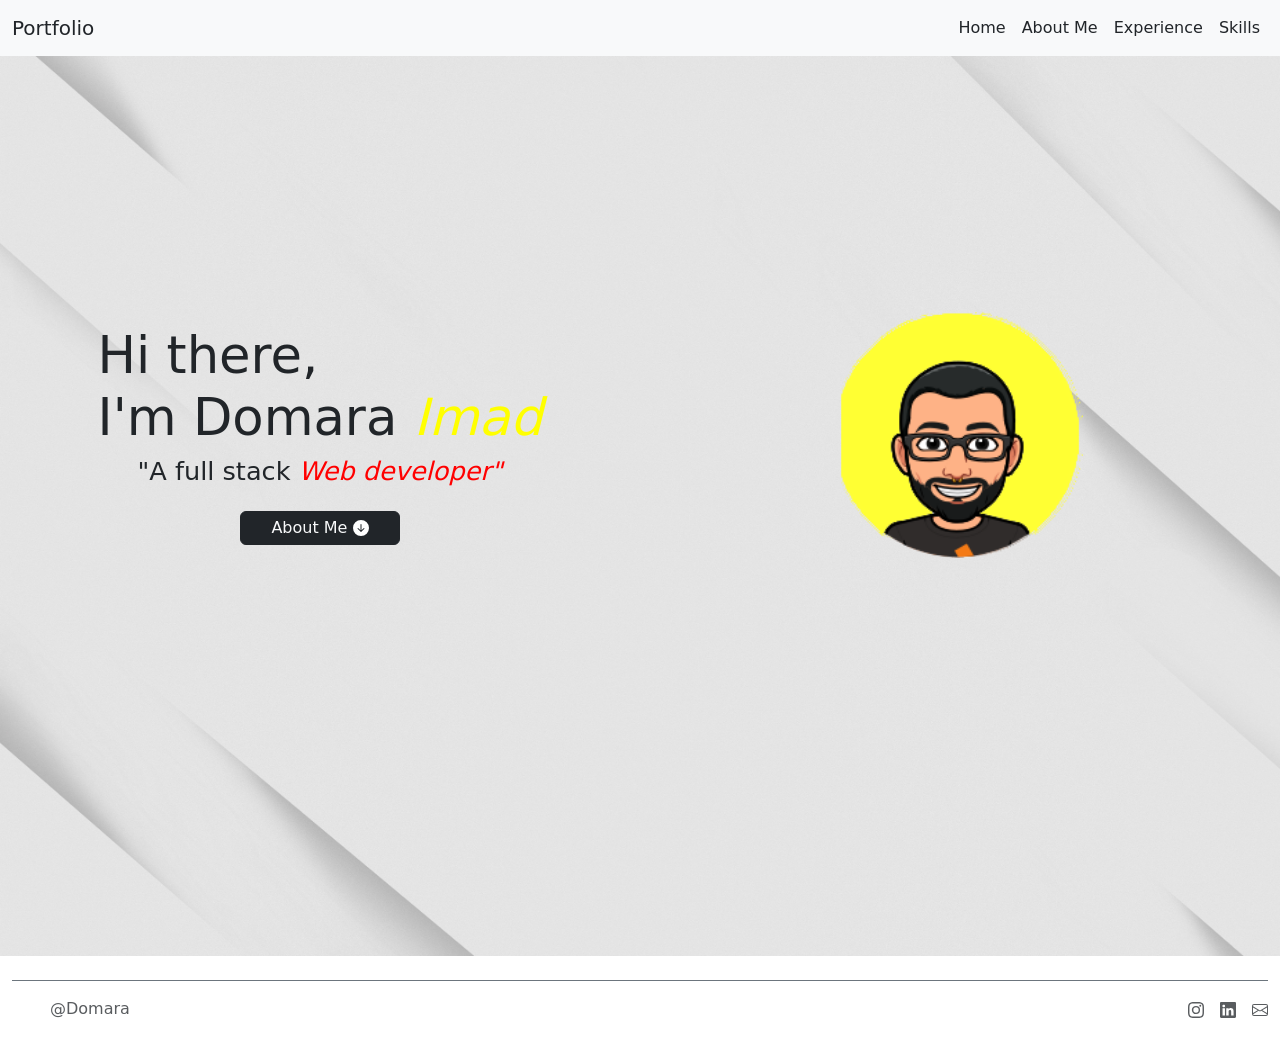
<file: index.html>
<!DOCTYPE html>
<html lang="en">
<head>
    <meta charset="UTF-8">
    <meta name="viewport" content="width=device-width, initial-scale=1.0">
    <link rel="stylesheet" href="styles.css">
    <link href="https://cdn.jsdelivr.net/npm/bootstrap@5.3.1/dist/css/bootstrap.min.css" rel="stylesheet" integrity="sha384-4bw+/aepP/YC94hEpVNVgiZdgIC5+VKNBQNGCHeKRQN+PtmoHDEXuppvnDJzQIu9" crossorigin="anonymous">
    <link rel="icon" href="./images/portfolio_bitmoji.png">
    <title>Portfolio</title>
</head>
<body >
  
    <!--navbar section-->
  <section class="nav-bar">
  <nav class="navbar navbar-expand-xl navbar-dark bg-light" aria-label="Sixth navbar example">
    <div class="container-fluid">
        <a class="navbar-brand link-dark" href="./index.html">Portfolio</a>
        <button class="navbar-toggler navbar btn-dark" type="button" data-bs-toggle="collapse" data-bs-target="#navbarsExample06" aria-controls="navbarsExample06" aria-expanded="false" aria-label="Toggle navigation">
            <span class="navbar-toggler-icon"></span>
        </button>
        <div class="collapse navbar-collapse" id="navbarsExample06">
            <ul class="navbar-nav ms-auto mb-2 mb-xl-0 ">
                <li class="nav-item">
                    <a class="nav-link active link-dark" aria-current="page" href="#">Home</a>
                </li>
                <li class="nav-item">
                    <a class="nav-link link-dark" href="./About_me.html">About Me</a>
                </li>
                <li class="nav-item">
                    <a class="nav-link link-dark" href="/Experience.html">Experience</a>
                </li>
                <li class="nav-item">
                  <a class="nav-link link-dark" href="skills.html">Skills</a>

              
            </ul>
        </div>
    </div>
</nav>

</section>

<!--main section -->

<section class="main ">
    
    <div class="container-fluid">
        <div class="row">
          <div class="c1 col-xl-6 col-sm-12 " >
            <h1 class="title">Hi there,<br>I'm Domara <span class="last-name">Imad</h1></span>
            <h2 class="personal_title">"A full stack<span class="personal_title1"> Web developer"</span></h2>
            
            <button type="button" class="btn btn-dark mt-3" style="--bs-btn-padding-y: .25rem; --bs-btn-padding-x: .5rem; --bs-btn-font-size: 1rem;">
             
                 <a href="./About_me.html" class="text-light text-decoration-none">About Me</a>
            <svg xmlns="http://www.w3.org/2000/svg" width="16" height="16" fill="currentColor" class="bi bi-arrow-down-circle-fill" viewBox="0 0 16 16">
                <path d="M16 8A8 8 0 1 1 0 8a8 8 0 0 1 16 0zM8.5 4.5a.5.5 0 0 0-1 0v5.793L5.354 8.146a.5.5 0 1 0-.708.708l3 3a.5.5 0 0 0 .708 0l3-3a.5.5 0 0 0-.708-.708L8.5 10.293V4.5z"/>
            </svg>
            </button>
           
            </div>
          
          <div class="c2 col-xl-6 col-sm-12" >
            <img src="./images/portfolio_bitmoji.png"  class="img-fluid mt-0"  alt="portfolio1" width="40%" height="ms-auto">
           
        </div>
      </div>
    </div>
</section>

<!--footer section-->



<footer>
  <div class="container-fluid">
      <footer class="d-flex flex-wrap justify-content-between align-items-center py-3 my-4 border-top border-secondary">
        <div class="col-md-4 d-flex align-items-center">
          <a href="/" class="mb-3 me-2 mb-md-0 text-body-secondary text-decoration-none lh-1">
            <svg class="bi" width="30" height="24"><use xlink:href="#bootstrap"></use></svg>
          </a>
          <span class="mb-3 mb-md-0 text-body-secondary">@Domara</span>
        </div>
        <!--twitter icon-->
        <div class="col-md-4 d-flex justify-content-end">
        <ul class="nav col-md-4 justify-content-end list-unstyled d-flex text-dark">
        

          <!--instagram icon-->
          <li class="ms-3"><a class="text-body-secondary" href="https://www.instagram.com/domara32/"><svg xmlns="http://www.w3.org/2000/svg" width="16" height="16" fill="currentColor" class="bi bi-instagram" viewBox="0 0 16 16">
              <path d="M8 0C5.829 0 5.556.01 4.703.048 3.85.088 3.269.222 2.76.42a3.917 3.917 0 0 0-1.417.923A3.927 3.927 0 0 0 .42 2.76C.222 3.268.087 3.85.048 4.7.01 5.555 0 5.827 0 8.001c0 2.172.01 2.444.048 3.297.04.852.174 1.433.372 1.942.205.526.478.972.923 1.417.444.445.89.719 1.416.923.51.198 1.09.333 1.942.372C5.555 15.99 5.827 16 8 16s2.444-.01 3.298-.048c.851-.04 1.434-.174 1.943-.372a3.916 3.916 0 0 0 1.416-.923c.445-.445.718-.891.923-1.417.197-.509.332-1.09.372-1.942C15.99 10.445 16 10.173 16 8s-.01-2.445-.048-3.299c-.04-.851-.175-1.433-.372-1.941a3.926 3.926 0 0 0-.923-1.417A3.911 3.911 0 0 0 13.24.42c-.51-.198-1.092-.333-1.943-.372C10.443.01 10.172 0 7.998 0h.003zm-.717 1.442h.718c2.136 0 2.389.007 3.232.046.78.035 1.204.166 1.486.275.373.145.64.319.92.599.28.28.453.546.598.92.11.281.24.705.275 1.485.039.843.047 1.096.047 3.231s-.008 2.389-.047 3.232c-.035.78-.166 1.203-.275 1.485a2.47 2.47 0 0 1-.599.919c-.28.28-.546.453-.92.598-.28.11-.704.24-1.485.276-.843.038-1.096.047-3.232.047s-2.39-.009-3.233-.047c-.78-.036-1.203-.166-1.485-.276a2.478 2.478 0 0 1-.92-.598 2.48 2.48 0 0 1-.6-.92c-.109-.281-.24-.705-.275-1.485-.038-.843-.046-1.096-.046-3.233 0-2.136.008-2.388.046-3.231.036-.78.166-1.204.276-1.486.145-.373.319-.64.599-.92.28-.28.546-.453.92-.598.282-.11.705-.24 1.485-.276.738-.034 1.024-.044 2.515-.045v.002zm4.988 1.328a.96.96 0 1 0 0 1.92.96.96 0 0 0 0-1.92zm-4.27 1.122a4.109 4.109 0 1 0 0 8.217 4.109 4.109 0 0 0 0-8.217zm0 1.441a2.667 2.667 0 1 1 0 5.334 2.667 2.667 0 0 1 0-5.334z"/>
            </svg><use xlink:href="#instagram"></use></svg></a></li>

              <!--linkedin icon-->
              <li class="ms-3"><a class="text-body-secondary" href="https://www.linkedin.com/in/domara-imad-04531b218/"><svg xmlns="http://www.w3.org/2000/svg" width="16" height="16" fill="currentColor" class="bi bi-linkedin" viewBox="0 0 16 16">
                  <path d="M0 1.146C0 .513.526 0 1.175 0h13.65C15.474 0 16 .513 16 1.146v13.708c0 .633-.526 1.146-1.175 1.146H1.175C.526 16 0 15.487 0 14.854V1.146zm4.943 12.248V6.169H2.542v7.225h2.401zm-1.2-8.212c.837 0 1.358-.554 1.358-1.248-.015-.709-.52-1.248-1.342-1.248-.822 0-1.359.54-1.359 1.248 0 .694.521 1.248 1.327 1.248h.016zm4.908 8.212V9.359c0-.216.016-.432.08-.586.173-.431.568-.878 1.232-.878.869 0 1.216.662 1.216 1.634v3.865h2.401V9.25c0-2.22-1.184-3.252-2.764-3.252-1.274 0-1.845.7-2.165 1.193v.025h-.016a5.54 5.54 0 0 1 .016-.025V6.169h-2.4c.03.678 0 7.225 0 7.225h2.4z"/>
                </svg><use xlink:href="#linkedin"></use></svg></a></li>
              


              <!--email icon-->
              <li class="ms-3"><a class="text-body-secondary" href="mailto:domara.best@gmail.com"><svg xmlns="http://www.w3.org/2000/svg" width="16" height="16" fill="currentColor" class="bi bi-envelope" viewBox="0 0 16 16">
                <path d="M0 4a2 2 0 0 1 2-2h12a2 2 0 0 1 2 2v8a2 2 0 0 1-2 2H2a2 2 0 0 1-2-2V4Zm2-1a1 1 0 0 0-1 1v.217l7 4.2 7-4.2V4a1 1 0 0 0-1-1H2Zm13 2.383-4.708 2.825L15 11.105V5.383Zm-.034 6.876-5.64-3.471L8 9.583l-1.326-.795-5.64 3.47A1 1 0 0 0 2 13h12a1 1 0 0 0 .966-.741ZM1 11.105l4.708-2.897L1 5.383v5.722Z"/>
              </svg><use xlink:href="#linkedin"></use></svg></a></li>
                
        </ul>
        </div>
    
    </div>
  </footer>
    <script src="https://cdn.jsdelivr.net/npm/bootstrap@5.3.1/dist/js/bootstrap.bundle.min.js" integrity="sha384-HwwvtgBNo3bZJJLYd8oVXjrBZt8cqVSpeBNS5n7C8IVInixGAoxmnlMuBnhbgrkm" crossorigin="anonymous"></script>
</body>
</html>
</file>
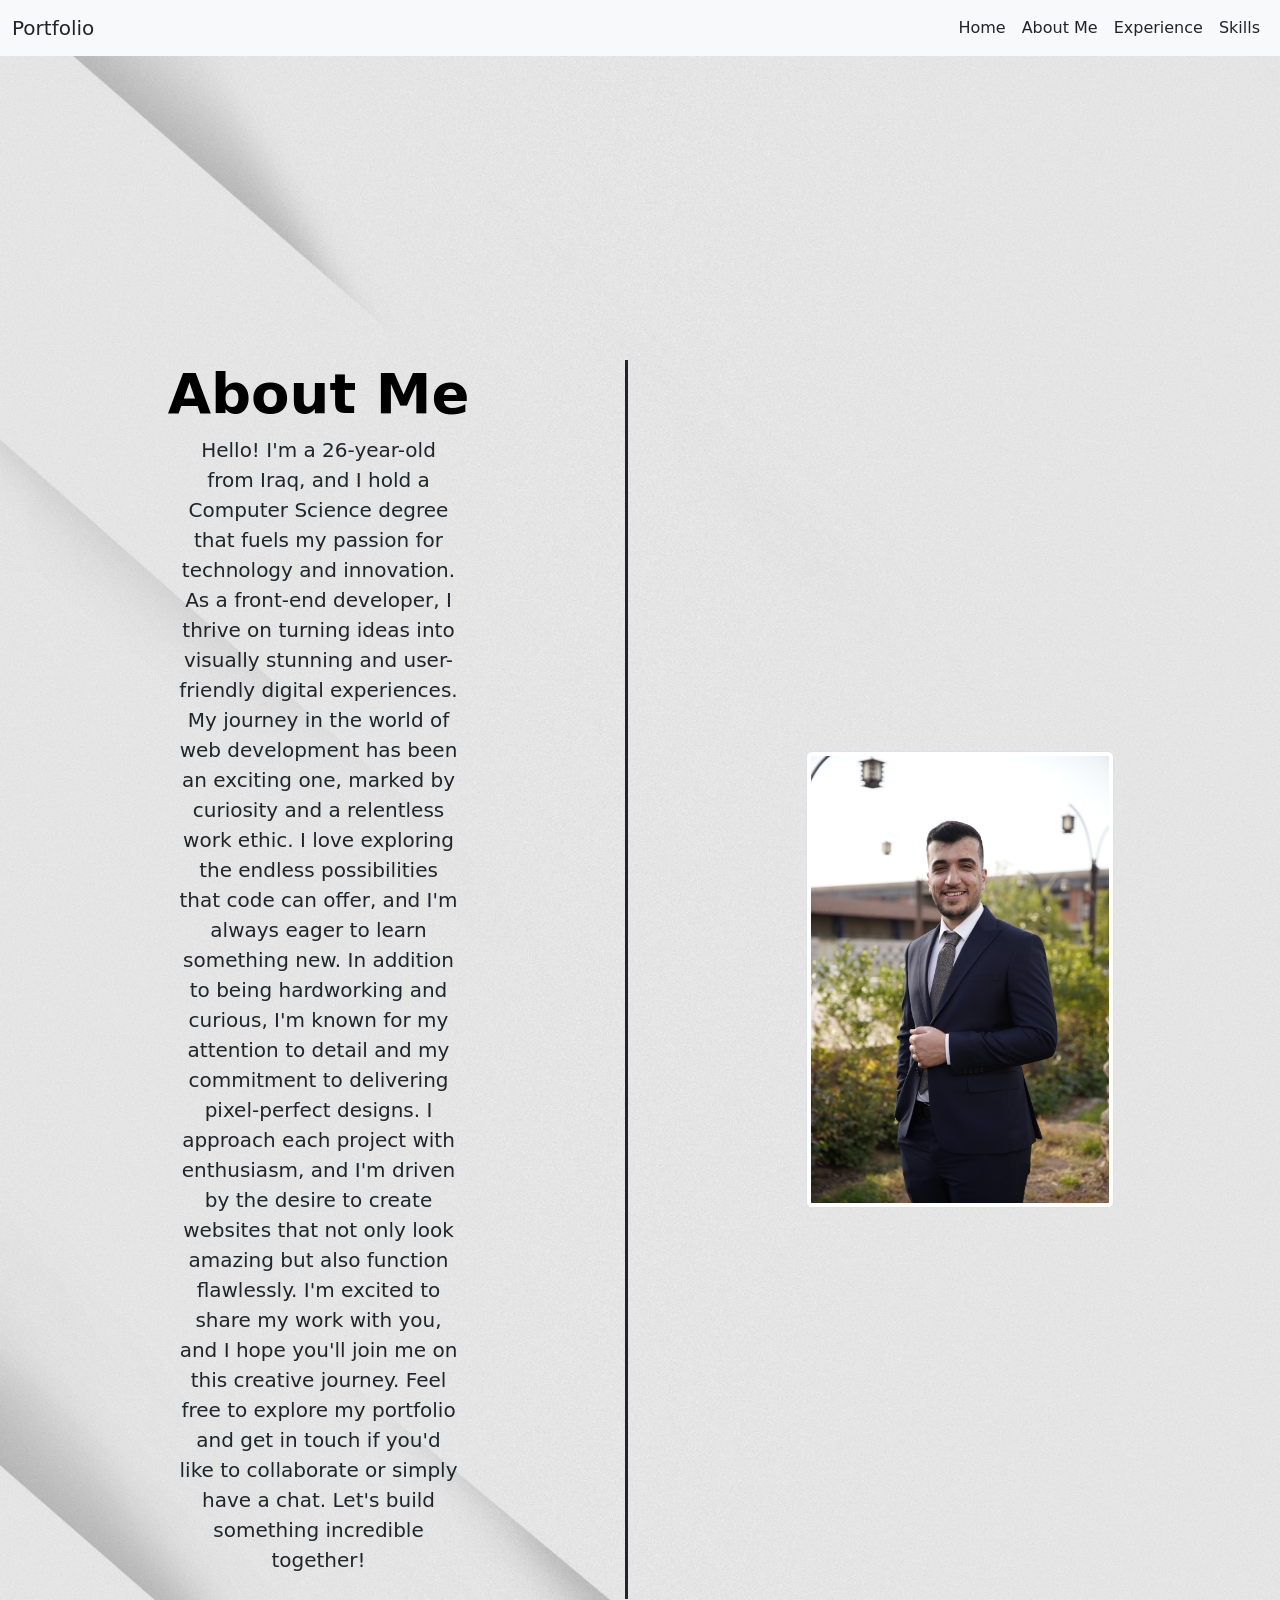
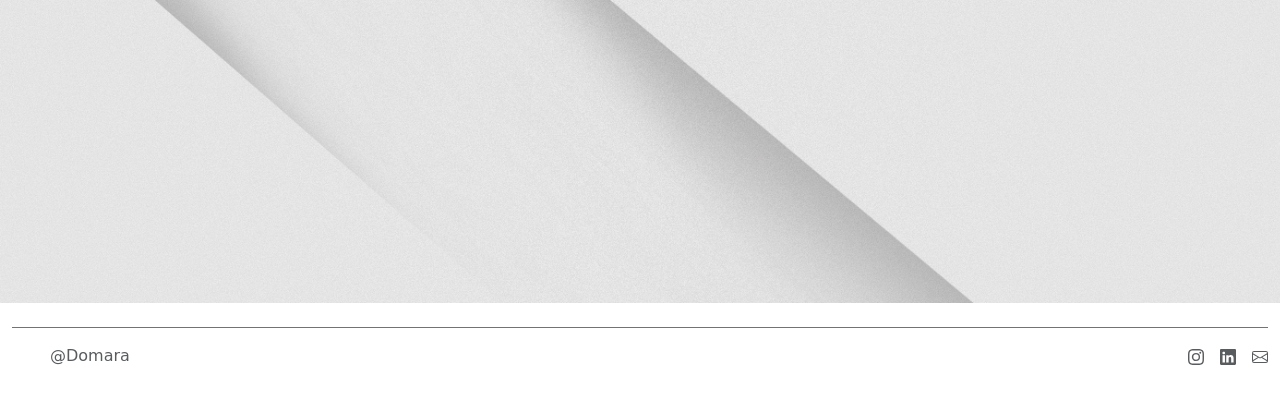
<file: About_me.html>
<!DOCTYPE html>
<html lang="en">
<head>
    <meta charset="UTF-8">
    <meta name="viewport" content="width=device-width, initial-scale=1.0">
    <link rel="stylesheet" href="styles.css">
    <link href="https://cdn.jsdelivr.net/npm/bootstrap@5.3.1/dist/css/bootstrap.min.css" rel="stylesheet" integrity="sha384-4bw+/aepP/YC94hEpVNVgiZdgIC5+VKNBQNGCHeKRQN+PtmoHDEXuppvnDJzQIu9" crossorigin="anonymous">
    <link rel="icon" href="./images/portfolio_bitmoji.png">
    <title>Portfolio</title>
</head>


<body>
        <!--navbar section-->
  <section class="nav-bar">
    <nav class="navbar navbar-expand-xl navbar-dark bg-light" aria-label="Sixth navbar example">
      <div class="container-fluid">
          <a class="navbar-brand link-dark" href="./index.html">Portfolio</a>
          <button class="navbar-toggler navbar btn-dark" type="button" data-bs-toggle="collapse" data-bs-target="#navbarsExample06" aria-controls="navbarsExample06" aria-expanded="false" aria-label="Toggle navigation">
              <span class="navbar-toggler-icon"></span>
          </button>
          <div class="collapse navbar-collapse" id="navbarsExample06">
              <ul class="navbar-nav ms-auto mb-2 mb-xl-0 ">
                  <li class="nav-item">
                      <a class="nav-link active link-dark" aria-current="page" href="index.html">Home</a>
                  </li>
                  <li class="nav-item">
                      <a class="nav-link link-dark" href="About_me.html">About Me</a>
                  </li>
                  <li class="nav-item">
                      <a class="nav-link link-dark" href="./Experience.html">Experience</a>
                  </li>
                
                  <li class="nav-item">
                    <a class="nav-link link-dark" href="skills.html">Skills</a>


                 
              </ul>
          </div>
      </div>
  </nav>
</section>



<section  class="About_me_main">
  <!--About me desc-->
  <div class="container-fluid text-center">
    <div class="row">
    
  <div class="col1 col-sm-12 col-lg-6 col-xl-6">

<div class="txt px-4 `pt-5 my-5 text-center border-end border-dark border-3">
  <h1 class="display-4 fw-bold text-body-emphasis">About Me</h1>
  <div class="col-lg-6 mx-auto">
    <p class="lead mb-4">Hello! I'm a 26-year-old from Iraq, and I hold a Computer Science degree that fuels my passion for technology and innovation. As a front-end developer, I thrive on turning ideas into visually stunning and user-friendly digital experiences.

      My journey in the world of web development has been an exciting one, marked by curiosity and a relentless work ethic. I love exploring the endless possibilities that code can offer, and I'm always eager to learn something new.
      
      In addition to being hardworking and curious, I'm known for my attention to detail and my commitment to delivering pixel-perfect designs. I approach each project with enthusiasm, and I'm driven by the desire to create websites that not only look amazing but also function flawlessly.
      I'm excited to share my work with you, and I hope you'll join me on this creative journey. Feel free to explore my portfolio and get in touch if you'd like to collaborate or simply have a chat. Let's build something incredible together!</p>
 
  </div>

</div>

   </div>

<!--second column-->
   <div class="col2 col-sm-12 col-lg-6 col-xl-6">
  <img src="./images/pic2.JPG" class="img-fluid img-thumbnail" alt="Responsive image" width="50%" height="ms-auto">
</div>
    </div>
  </div>
</section>



<footer>
    <div class="container-fluid">
        <footer class="d-flex flex-wrap justify-content-between align-items-center py-3 my-4 border-top border-secondary">
          <div class="col-md-4 d-flex align-items-center">
            <a href="/" class="mb-3 me-2 mb-md-0 text-body-secondary text-decoration-none lh-1">
              <svg class="bi" width="30" height="24"><use xlink:href="#bootstrap"></use></svg>
            </a>
            <span class="mb-3 mb-md-0 text-body-secondary">@Domara</span>
          </div>
          <!--twitter icon-->
          <div class="col-md-4 d-flex justify-content-end">
          <ul class="nav col-md-4 justify-content-end list-unstyled d-flex text-dark">
          

            <!--instagram icon-->
            <li class="ms-3"><a class="text-body-secondary" href="https://www.instagram.com/domara32/"><svg xmlns="http://www.w3.org/2000/svg" width="16" height="16" fill="currentColor" class="bi bi-instagram" viewBox="0 0 16 16">
                <path d="M8 0C5.829 0 5.556.01 4.703.048 3.85.088 3.269.222 2.76.42a3.917 3.917 0 0 0-1.417.923A3.927 3.927 0 0 0 .42 2.76C.222 3.268.087 3.85.048 4.7.01 5.555 0 5.827 0 8.001c0 2.172.01 2.444.048 3.297.04.852.174 1.433.372 1.942.205.526.478.972.923 1.417.444.445.89.719 1.416.923.51.198 1.09.333 1.942.372C5.555 15.99 5.827 16 8 16s2.444-.01 3.298-.048c.851-.04 1.434-.174 1.943-.372a3.916 3.916 0 0 0 1.416-.923c.445-.445.718-.891.923-1.417.197-.509.332-1.09.372-1.942C15.99 10.445 16 10.173 16 8s-.01-2.445-.048-3.299c-.04-.851-.175-1.433-.372-1.941a3.926 3.926 0 0 0-.923-1.417A3.911 3.911 0 0 0 13.24.42c-.51-.198-1.092-.333-1.943-.372C10.443.01 10.172 0 7.998 0h.003zm-.717 1.442h.718c2.136 0 2.389.007 3.232.046.78.035 1.204.166 1.486.275.373.145.64.319.92.599.28.28.453.546.598.92.11.281.24.705.275 1.485.039.843.047 1.096.047 3.231s-.008 2.389-.047 3.232c-.035.78-.166 1.203-.275 1.485a2.47 2.47 0 0 1-.599.919c-.28.28-.546.453-.92.598-.28.11-.704.24-1.485.276-.843.038-1.096.047-3.232.047s-2.39-.009-3.233-.047c-.78-.036-1.203-.166-1.485-.276a2.478 2.478 0 0 1-.92-.598 2.48 2.48 0 0 1-.6-.92c-.109-.281-.24-.705-.275-1.485-.038-.843-.046-1.096-.046-3.233 0-2.136.008-2.388.046-3.231.036-.78.166-1.204.276-1.486.145-.373.319-.64.599-.92.28-.28.546-.453.92-.598.282-.11.705-.24 1.485-.276.738-.034 1.024-.044 2.515-.045v.002zm4.988 1.328a.96.96 0 1 0 0 1.92.96.96 0 0 0 0-1.92zm-4.27 1.122a4.109 4.109 0 1 0 0 8.217 4.109 4.109 0 0 0 0-8.217zm0 1.441a2.667 2.667 0 1 1 0 5.334 2.667 2.667 0 0 1 0-5.334z"/>
              </svg><use xlink:href="#instagram"></use></svg></a></li>

                <!--linkedin icon-->
                <li class="ms-3"><a class="text-body-secondary" href="https://www.linkedin.com/in/domara-imad-04531b218/"><svg xmlns="http://www.w3.org/2000/svg" width="16" height="16" fill="currentColor" class="bi bi-linkedin" viewBox="0 0 16 16">
                    <path d="M0 1.146C0 .513.526 0 1.175 0h13.65C15.474 0 16 .513 16 1.146v13.708c0 .633-.526 1.146-1.175 1.146H1.175C.526 16 0 15.487 0 14.854V1.146zm4.943 12.248V6.169H2.542v7.225h2.401zm-1.2-8.212c.837 0 1.358-.554 1.358-1.248-.015-.709-.52-1.248-1.342-1.248-.822 0-1.359.54-1.359 1.248 0 .694.521 1.248 1.327 1.248h.016zm4.908 8.212V9.359c0-.216.016-.432.08-.586.173-.431.568-.878 1.232-.878.869 0 1.216.662 1.216 1.634v3.865h2.401V9.25c0-2.22-1.184-3.252-2.764-3.252-1.274 0-1.845.7-2.165 1.193v.025h-.016a5.54 5.54 0 0 1 .016-.025V6.169h-2.4c.03.678 0 7.225 0 7.225h2.4z"/>
                  </svg><use xlink:href="#linkedin"></use></svg></a></li>
                


                <!--email icon-->
                <li class="ms-3"><a class="text-body-secondary" href="mailto:domara.best@gmail.com"><svg xmlns="http://www.w3.org/2000/svg" width="16" height="16" fill="currentColor" class="bi bi-envelope" viewBox="0 0 16 16">
                  <path d="M0 4a2 2 0 0 1 2-2h12a2 2 0 0 1 2 2v8a2 2 0 0 1-2 2H2a2 2 0 0 1-2-2V4Zm2-1a1 1 0 0 0-1 1v.217l7 4.2 7-4.2V4a1 1 0 0 0-1-1H2Zm13 2.383-4.708 2.825L15 11.105V5.383Zm-.034 6.876-5.64-3.471L8 9.583l-1.326-.795-5.64 3.47A1 1 0 0 0 2 13h12a1 1 0 0 0 .966-.741ZM1 11.105l4.708-2.897L1 5.383v5.722Z"/>
                </svg><use xlink:href="#linkedin"></use></svg></a></li>
                  
          </ul>
          </div>
      
      </div>
    </footer>
    <script src="https://cdn.jsdelivr.net/npm/bootstrap@5.3.1/dist/js/bootstrap.bundle.min.js" integrity="sha384-HwwvtgBNo3bZJJLYd8oVXjrBZt8cqVSpeBNS5n7C8IVInixGAoxmnlMuBnhbgrkm" crossorigin="anonymous"></script>   
</body>
</html>
</file>
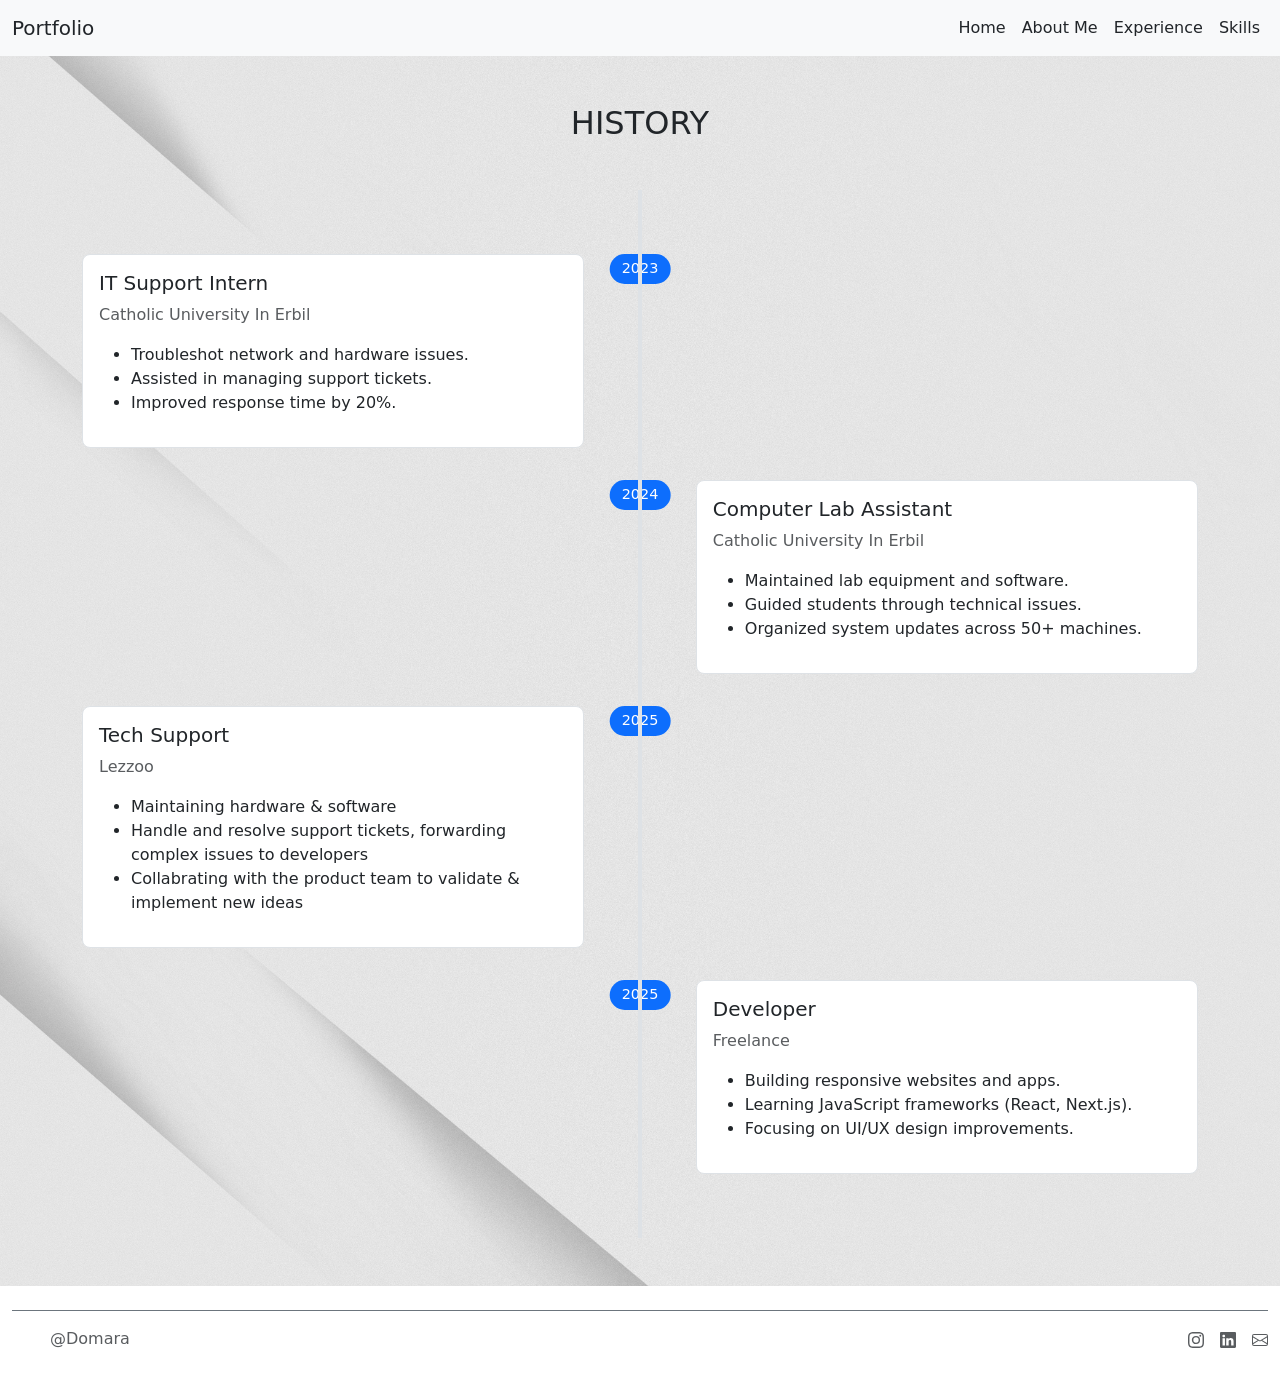
<file: Experience.html>
<!DOCTYPE html>
<html lang="en">
<head>
    <meta charset="UTF-8">
    <meta name="viewport" content="width=device-width, initial-scale=1.0">
    <link rel="stylesheet" href="./styles.css">
    <link href="https://cdn.jsdelivr.net/npm/bootstrap@5.3.1/dist/css/bootstrap.min.css" rel="stylesheet" integrity="sha384-4bw+/aepP/YC94hEpVNVgiZdgIC5+VKNBQNGCHeKRQN+PtmoHDEXuppvnDJzQIu9" crossorigin="anonymous">
    <link rel="icon" href="./images/portfolio_bitmoji.png">
    <title>Experience</title>
</head>
<body>
    

    <!--Navbar Section-->
    <section class="nav-bar">
        <nav class="navbar navbar-expand-xl navbar-dark bg-light" aria-label="Sixth navbar example">
          <div class="container-fluid">
              <a class="navbar-brand link-dark" href="./index.html">Portfolio</a>
              <button class="navbar-toggler navbar btn-dark" type="button" data-bs-toggle="collapse" data-bs-target="#navbarsExample06" aria-controls="navbarsExample06" aria-expanded="false" aria-label="Toggle navigation">
                  <span class="navbar-toggler-icon"></span>
              </button>
              <div class="collapse navbar-collapse" id="navbarsExample06">
                  <ul class="navbar-nav ms-auto mb-2 mb-xl-0 ">
                      <li class="nav-item">
                          <a class="nav-link active link-dark" aria-current="page" href="./index.html">Home</a>
                      </li>
                      <li class="nav-item">
                          <a class="nav-link link-dark" href="./About_me.html">About Me</a>
                      </li>
                      <li class="nav-item">
                          <a class="nav-link link-dark" href="./Experience.html">Experience</a>
                      </li>
                      <li class="nav-item">
                        <a class="nav-link link-dark" href="skills.html">Skills</a>
      
                      
                  </ul>
              </div>
          </div>
      </nav>
      
      </section>


<!--main part seciton-->
<section class="main-part min-vh-100">


    <div class="container py-5">
    <h2 class="text-center mb-5">HISTORY</h2>

    <div class="timeline">
      <!-- Item 1 -->
      <div class="timeline-item">
        <div class="timeline-date">2023</div>
        <div class="timeline-item-left">
          <h5>IT Support Intern</h5>
          <p class="text-muted">Catholic University In Erbil</p>
          <ul>
            <li>Troubleshot network and hardware issues.</li>
            <li>Assisted in managing support tickets.</li>
            <li>Improved response time by 20%.</li>
          </ul>
        </div>
      </div>
  
      <!-- Item 2 -->
      <div class="timeline-item">
        <div class="timeline-date">2024</div>
        <div class="timeline-item-right">
          <h5>Computer Lab Assistant</h5>
          <p class="text-muted">Catholic University In Erbil</p>
          <ul>
            <li>Maintained lab equipment and software.</li>
            <li>Guided students through technical issues.</li>
            <li>Organized system updates across 50+ machines.</li>
          </ul>
        </div>
      </div>
  
      <!-- Item 3 -->
      <div class="timeline-item">
        <div class="timeline-date">2025</div>
        <div class="timeline-item-left">
          <h5>Tech Support</h5>
          <p class="text-muted">Lezzoo</p>
          <ul>
            <li>Maintaining hardware & software</li>
            <li>Handle and resolve support tickets, forwarding complex issues to developers</li>
            <li>Collabrating with the product team to validate & implement new ideas</li>
          </ul>
        </div>
      </div>
  
      <!--item 4-->
    <div class="timeline-item">
        <div class="timeline-date">2025</div>
        <div class="timeline-item-right">
          <h5>Developer</h5>
          <p class="text-muted">Freelance</p>
          <ul>
            <li>Building responsive websites and apps.</li>
            <li>Learning JavaScript frameworks (React, Next.js).</li>
            <li>Focusing on UI/UX design improvements.</li>
          </ul>
        </div>
      </div>
    </div>
  </div>

</div>    
</section>




<!--footer-->
<footer>
    <div class="container-fluid">
        <footer class="d-flex flex-wrap justify-content-between align-items-center py-3 my-4 border-top border-secondary">
          <div class="col-md-4 d-flex align-items-center">
            <a href="/" class="mb-3 me-2 mb-md-0 text-body-secondary text-decoration-none lh-1">
              <svg class="bi" width="30" height="24"><use xlink:href="#bootstrap"></use></svg>
            </a>
            <span class="mb-3 mb-md-0 text-body-secondary">@Domara</span>
          </div>
          <!--twitter icon-->
          <div class="col-md-4 d-flex justify-content-end">
          <ul class="nav col-md-4 justify-content-end list-unstyled d-flex text-dark">
          
  
            <!--instagram icon-->
            <li class="ms-3"><a class="text-body-secondary" href="https://www.instagram.com/domara32/"><svg xmlns="http://www.w3.org/2000/svg" width="16" height="16" fill="currentColor" class="bi bi-instagram" viewBox="0 0 16 16">
                <path d="M8 0C5.829 0 5.556.01 4.703.048 3.85.088 3.269.222 2.76.42a3.917 3.917 0 0 0-1.417.923A3.927 3.927 0 0 0 .42 2.76C.222 3.268.087 3.85.048 4.7.01 5.555 0 5.827 0 8.001c0 2.172.01 2.444.048 3.297.04.852.174 1.433.372 1.942.205.526.478.972.923 1.417.444.445.89.719 1.416.923.51.198 1.09.333 1.942.372C5.555 15.99 5.827 16 8 16s2.444-.01 3.298-.048c.851-.04 1.434-.174 1.943-.372a3.916 3.916 0 0 0 1.416-.923c.445-.445.718-.891.923-1.417.197-.509.332-1.09.372-1.942C15.99 10.445 16 10.173 16 8s-.01-2.445-.048-3.299c-.04-.851-.175-1.433-.372-1.941a3.926 3.926 0 0 0-.923-1.417A3.911 3.911 0 0 0 13.24.42c-.51-.198-1.092-.333-1.943-.372C10.443.01 10.172 0 7.998 0h.003zm-.717 1.442h.718c2.136 0 2.389.007 3.232.046.78.035 1.204.166 1.486.275.373.145.64.319.92.599.28.28.453.546.598.92.11.281.24.705.275 1.485.039.843.047 1.096.047 3.231s-.008 2.389-.047 3.232c-.035.78-.166 1.203-.275 1.485a2.47 2.47 0 0 1-.599.919c-.28.28-.546.453-.92.598-.28.11-.704.24-1.485.276-.843.038-1.096.047-3.232.047s-2.39-.009-3.233-.047c-.78-.036-1.203-.166-1.485-.276a2.478 2.478 0 0 1-.92-.598 2.48 2.48 0 0 1-.6-.92c-.109-.281-.24-.705-.275-1.485-.038-.843-.046-1.096-.046-3.233 0-2.136.008-2.388.046-3.231.036-.78.166-1.204.276-1.486.145-.373.319-.64.599-.92.28-.28.546-.453.92-.598.282-.11.705-.24 1.485-.276.738-.034 1.024-.044 2.515-.045v.002zm4.988 1.328a.96.96 0 1 0 0 1.92.96.96 0 0 0 0-1.92zm-4.27 1.122a4.109 4.109 0 1 0 0 8.217 4.109 4.109 0 0 0 0-8.217zm0 1.441a2.667 2.667 0 1 1 0 5.334 2.667 2.667 0 0 1 0-5.334z"/>
              </svg><use xlink:href="#instagram"></use></svg></a></li>
  
                <!--linkedin icon-->
                <li class="ms-3"><a class="text-body-secondary" href="https://www.linkedin.com/in/domara-imad-04531b218/"><svg xmlns="http://www.w3.org/2000/svg" width="16" height="16" fill="currentColor" class="bi bi-linkedin" viewBox="0 0 16 16">
                    <path d="M0 1.146C0 .513.526 0 1.175 0h13.65C15.474 0 16 .513 16 1.146v13.708c0 .633-.526 1.146-1.175 1.146H1.175C.526 16 0 15.487 0 14.854V1.146zm4.943 12.248V6.169H2.542v7.225h2.401zm-1.2-8.212c.837 0 1.358-.554 1.358-1.248-.015-.709-.52-1.248-1.342-1.248-.822 0-1.359.54-1.359 1.248 0 .694.521 1.248 1.327 1.248h.016zm4.908 8.212V9.359c0-.216.016-.432.08-.586.173-.431.568-.878 1.232-.878.869 0 1.216.662 1.216 1.634v3.865h2.401V9.25c0-2.22-1.184-3.252-2.764-3.252-1.274 0-1.845.7-2.165 1.193v.025h-.016a5.54 5.54 0 0 1 .016-.025V6.169h-2.4c.03.678 0 7.225 0 7.225h2.4z"/>
                  </svg><use xlink:href="#linkedin"></use></svg></a></li>
                
  
  
                <!--email icon-->
                <li class="ms-3"><a class="text-body-secondary" href="mailto:domara.best@gmail.com"><svg xmlns="http://www.w3.org/2000/svg" width="16" height="16" fill="currentColor" class="bi bi-envelope" viewBox="0 0 16 16">
                  <path d="M0 4a2 2 0 0 1 2-2h12a2 2 0 0 1 2 2v8a2 2 0 0 1-2 2H2a2 2 0 0 1-2-2V4Zm2-1a1 1 0 0 0-1 1v.217l7 4.2 7-4.2V4a1 1 0 0 0-1-1H2Zm13 2.383-4.708 2.825L15 11.105V5.383Zm-.034 6.876-5.64-3.471L8 9.583l-1.326-.795-5.64 3.47A1 1 0 0 0 2 13h12a1 1 0 0 0 .966-.741ZM1 11.105l4.708-2.897L1 5.383v5.722Z"/>
                </svg><use xlink:href="#linkedin"></use></svg></a></li>
                  
          </ul>
          </div>
      
      </div>
    </footer>
    <script src="https://cdn.jsdelivr.net/npm/bootstrap@5.3.1/dist/js/bootstrap.bundle.min.js" integrity="sha384-HwwvtgBNo3bZJJLYd8oVXjrBZt8cqVSpeBNS5n7C8IVInixGAoxmnlMuBnhbgrkm" crossorigin="anonymous"></script>
</body>
</html>
</file>
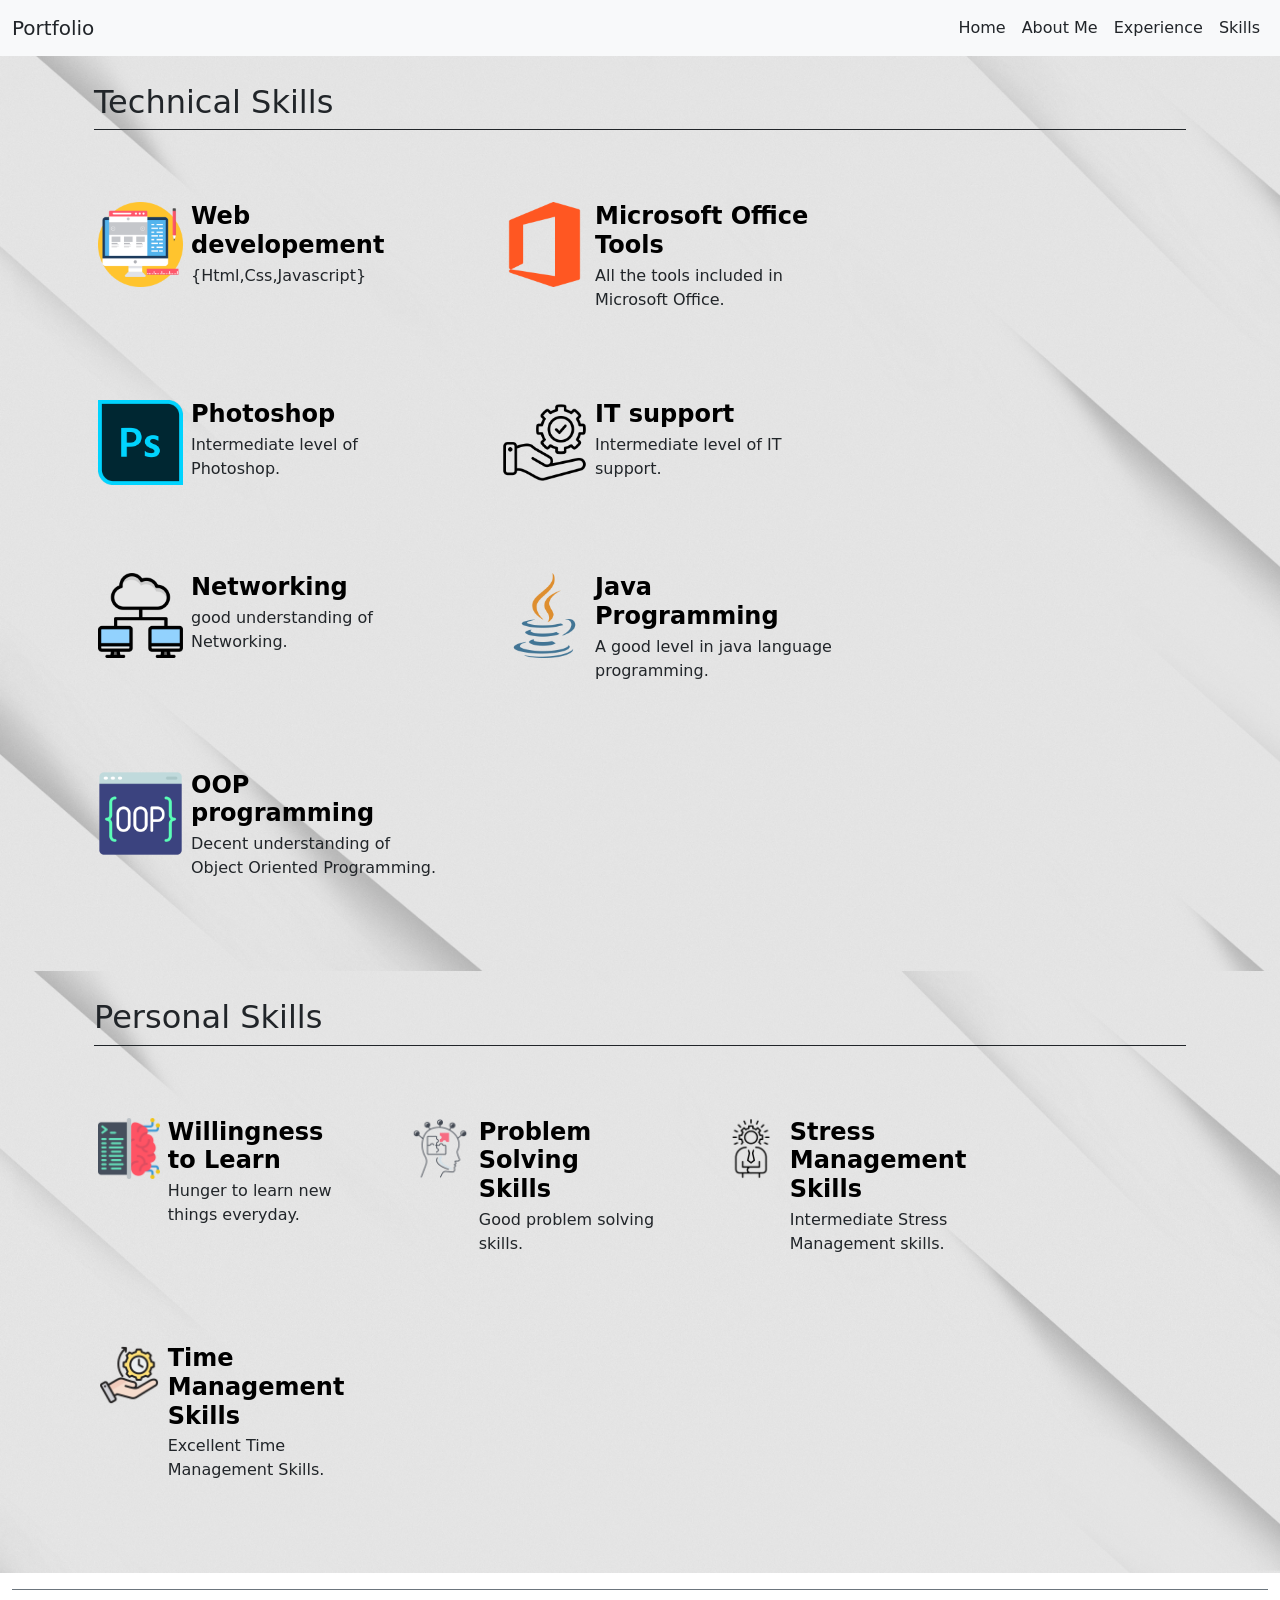
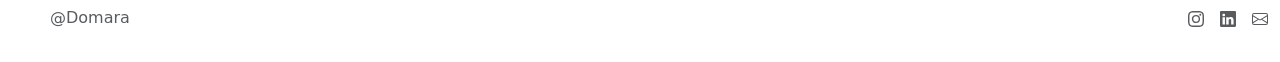
<file: skills.html>
<!DOCTYPE html>
<html lang="en">
<head>
    <meta charset="UTF-8">
    <meta name="viewport" content="width=device-width, initial-scale=1.0">
    <link href="https://cdn.jsdelivr.net/npm/bootstrap@5.3.1/dist/css/bootstrap.min.css" rel="stylesheet" integrity="sha384-4bw+/aepP/YC94hEpVNVgiZdgIC5+VKNBQNGCHeKRQN+PtmoHDEXuppvnDJzQIu9" crossorigin="anonymous">
    <link rel="stylesheet" href="styles.css">
    <link rel="icon" href="./images/portfolio_bitmoji.png">
    <title>Portfolio</title>
</head>
<body>
<!--nav-bar section-->    
<section class="nav-bar">
    <nav class="navbar navbar-expand-xl navbar-dark bg-light" aria-label="Sixth navbar example">
      <div class="container-fluid">
          <a class="navbar-brand link-dark" href="./index.html">Portfolio</a>
          <button class="navbar-toggler navbar btn-dark" type="button" data-bs-toggle="collapse" data-bs-target="#navbarsExample06" aria-controls="navbarsExample06" aria-expanded="false" aria-label="Toggle navigation">
              <span class="navbar-toggler-icon"></span>
          </button>
          <div class="collapse navbar-collapse" id="navbarsExample06">
              <ul class="navbar-nav ms-auto mb-2 mb-xl-0 ">
                  <li class="nav-item">
                      <a class="nav-link active link-dark" aria-current="page" href="index.html">Home</a>
                  </li>
                  <li class="nav-item">
                      <a class="nav-link link-dark" href="./About_me.html">About Me</a>
                  </li>
                  <li class="nav-item">
                      <a class="nav-link link-dark" href="./Experience.html">Experience</a>
                  </li>
                  <li class="nav-item">
                    <a class="nav-link link-dark" href="skills.html">Skills</a>
  
              
              </ul>
          </div>
      </div>
  </nav>
  
  </section>
  
  <div class="main container-fluid min-vh-100"  > 
<!--technical skils section-->
<section class="icons-grid">
    <div class="tech1 container-fluid">
    <div class="container px-4 py-5" id="icon-grid">
        <h2 class="pb-2 border-bottom border-dark"> Technical Skills</h2>
    
        <div class="row row-cols-1 row-cols-sm-2 row-cols-md-3 row-cols-lg-3 g-4 py-5 ">
          <div class="col d-flex align-items-start float-left">
            <!--icon 1-->
            <!-- <svg xmlns="http://www.w3.org/2000/svg" width="16" height="20" fill="currentColor" class="bi bi-browser-chrome" viewBox="0 0 16 16">
              <path fill-rule="evenodd" d="M16 8a8.001 8.001 0 0 1-7.022 7.94l1.902-7.098a2.995 2.995 0 0 0 .05-1.492A2.977 2.977 0 0 0 10.237 6h5.511A8 8 0 0 1 16 8ZM0 8a8 8 0 0 0 7.927 8l1.426-5.321a2.978 2.978 0 0 1-.723.255 2.979 2.979 0 0 1-1.743-.147 2.986 2.986 0 0 1-1.043-.7L.633 4.876A7.975 7.975 0 0 0 0 8Zm5.004-.167L1.108 3.936A8.003 8.003 0 0 1 15.418 5H8.066a2.979 2.979 0 0 0-1.252.243 2.987 2.987 0 0 0-1.81 2.59ZM8 10a2 2 0 1 0 0-4 2 2 0 0 0 0 4Z"/>
            </svg> -->
            <img src="images/web.png" alt="web1" height="auto" width="15%" class="me-2" >
            <div>
              <h3 class="fw-bold mb-0 fs-4 text-body-emphasis text-light ">Web developement</h3>
              <p>{Html,Css,Javascript}</p>
            </div>
          </div>
          <div class="col d-flex align-items-start">
            <!-- <svg class="bi text-body-secondary flex-shrink-0 me-3" width="1.75em" height="1.75em"><use xlink:href="#cpu-fill"></use></svg> -->
            <img src="images/office.png" alt="off" width="15%" height="auto" class="me-2" >
            <div>
              <h3 class="fw-bold mb-0 fs-4 text-body-emphasis ">Microsoft Office Tools</h3>
              <p>All the tools included in Microsoft Office.</p>
            </div>
          </div>
          <div class="col d-flex align-items-start">
            <!-- <svg class="bi text-body-secondary flex-shrink-0 me-3" width="1.75em" height="1.75em"><use xlink:href="#calendar3"></use></svg> -->
            <img src="images/adobe-photoshop.png" alt="PS" height="auto" width="15%" class="me-2">
            <div>
              <h3 class="fw-bold mb-0 fs-4 text-body-emphasis">Photoshop</h3>
              <p>Intermediate level of Photoshop.</p>
            </div>
          </div>
          <div class="col d-flex align-items-start">
            <!-- <svg class="bi text-body-secondary flex-shrink-0 me-3" width="1.75em" height="1.75em"><use xlink:href="#home"></use></svg> -->
            <img src="images/maintenance.png" alt="IT_main" height="auto" width="15%" class="me-2">
            <div>
              <h3 class="fw-bold mb-0 fs-4 text-body-emphasis">IT support</h3>
              <p>Intermediate level of IT support.</p>
            </div>
            
          </div>
          <div class="col d-flex align-items-start">
            <!-- <svg class="bi text-body-secondary flex-shrink-0 me-3" width="1.75em" height="1.75em"><use xlink:href="#speedometer2"></use></svg>-->
            <img src="images/cloud-computing.png" alt="cloud" height="auto" width="15%" class="me-2">
            <div> 
            
              <h3 class="fw-bold mb-0 fs-4 text-body-emphasis">Networking</h3>
              <p>good understanding of Networking.</p>
            </div>
          </div>
          <div class="col d-flex align-items-start">
            <!-- <svg class="bi text-body-secondary flex-shrink-0 me-3" width="1.75em" height="1.75em"><use xlink:href="#toggles2"></use></svg>-->
            <img src="images/java.png" alt="jv" width="15%" height="auto" class="me-2">
            <div> 
              <h3 class="fw-bold mb-0 fs-4 text-body-emphasis">Java Programming</h3>
              <p>A good level in java language programming.</p>
            </div>
          </div>
          <div class="col d-flex align-items-start">
            <!-- <svg class="bi text-body-secondary flex-shrink-0 me-3" width="1.75em" height="1.75em"><use xlink:href="#geo-fill"></use></svg> -->
            <img src="images/programming.png" alt="programming" height="auto" width="15%" class="me-2">
            <div>
              <h3 class="fw-bold mb-0 fs-4 text-body-emphasis">OOP programming</h3>
              <p>Decent understanding of Object Oriented Programming.</p>
            </div>
          </div>
        
        </div>
      </div>
</div>
</section>



<!--personal skills section-->
<section class="icons-grid2">
  <div class="pers1 container-fluid " >
  <div class="container px-4 py-5" id="icon-grid">
      <h2 class="pb-2 border-bottom border-dark"> Personal Skills</h2>
  
      <div class="row row-cols-1 row-cols-sm-2 row-cols-md-3 row-cols-lg-4 g-4 py-5 ">
        <div class="col d-flex align-items-start float-left">
          <!--icon 1-->
          <!-- <svg xmlns="http://www.w3.org/2000/svg" width="16" height="20" fill="currentColor" class="bi bi-browser-chrome" viewBox="0 0 16 16">
            <path fill-rule="evenodd" d="M16 8a8.001 8.001 0 0 1-7.022 7.94l1.902-7.098a2.995 2.995 0 0 0 .05-1.492A2.977 2.977 0 0 0 10.237 6h5.511A8 8 0 0 1 16 8ZM0 8a8 8 0 0 0 7.927 8l1.426-5.321a2.978 2.978 0 0 1-.723.255 2.979 2.979 0 0 1-1.743-.147 2.986 2.986 0 0 1-1.043-.7L.633 4.876A7.975 7.975 0 0 0 0 8Zm5.004-.167L1.108 3.936A8.003 8.003 0 0 1 15.418 5H8.066a2.979 2.979 0 0 0-1.252.243 2.987 2.987 0 0 0-1.81 2.59ZM8 10a2 2 0 1 0 0-4 2 2 0 0 0 0 4Z"/>
          </svg> -->
          <img src="images/coding.png" alt="web1" height="auto" width="15%" class="me-2" >
          <div>
            <h3 class="fw-bold mb-0 fs-4 text-body-emphasis text-light ">Willingness to Learn</h3>
            <p>Hunger to learn new things everyday.</p>
          </div>
        </div>
        <div class="col d-flex align-items-start">
          <!-- <svg class="bi text-body-secondary flex-shrink-0 me-3" width="1.75em" height="1.75em"><use xlink:href="#cpu-fill"></use></svg> -->
          <img src="images/thinking.png" alt="off" width="15%" height="auto" class="me-2" >
          <div>
            <h3 class="fw-bold mb-0 fs-4 text-body-emphasis ">Problem Solving Skills</h3>
            <p>Good problem solving skills.</p>
          </div>
        </div>
        <div class="col d-flex align-items-start">
          <!-- <svg class="bi text-body-secondary flex-shrink-0 me-3" width="1.75em" height="1.75em"><use xlink:href="#calendar3"></use></svg> -->
          <img src="images/stress.png" alt="PS" height="auto" width="15%" class="me-2">
          <div>
            <h3 class="fw-bold mb-0 fs-4 text-body-emphasis">Stress Management Skills</h3>
            <p>Intermediate Stress Management skills.</p>
          </div>
        </div>
        <div class="col d-flex align-items-start">
          <!-- <svg class="bi text-body-secondary flex-shrink-0 me-3" width="1.75em" height="1.75em"><use xlink:href="#home"></use></svg> -->
          <img src="images/time-management.png" alt="IT_main" height="auto" width="15%" class="me-2">
          <div>
            <h3 class="fw-bold mb-0 fs-4 text-body-emphasis">Time Management Skills</h3>
            <p>Excellent Time Management Skills.</p>
          </div>
          
        </div>
    
      
      </div>
    </div>
</div>
</section>
</div>
<!--footer section-->


<footer>

  <div class="container-fluid">
      <footer class="d-flex flex-wrap justify-content-between align-items-center py-3 my-3 border-top border-secondary">
        <div class="col-md-4 d-flex align-items-start pt-0">
          <a href="/" class="mb-3 me-2 mb-md-0 text-body-secondary text-decoration-none lh-1">
            <svg class="bi" width="30" height="24"><use xlink:href="#bootstrap"></use></svg>
          </a>
          <span class="mb-3 mb-md-0 text-body-secondary">@Domara</span>
        </div>
        <!--twitter icon-->
        <div class="col-md-4 d-flex justify-content-end mt-0 ">
        <ul class="nav col-md-4 justify-content-end list-unstyled d-flex text-dark">
        

          <!--instagram icon-->
          <li class="ms-3"><a class="text-body-secondary" href="https://www.instagram.com/domara32/"><svg xmlns="http://www.w3.org/2000/svg" width="16" height="16" fill="currentColor" class="bi bi-instagram" viewBox="0 0 16 16">
              <path d="M8 0C5.829 0 5.556.01 4.703.048 3.85.088 3.269.222 2.76.42a3.917 3.917 0 0 0-1.417.923A3.927 3.927 0 0 0 .42 2.76C.222 3.268.087 3.85.048 4.7.01 5.555 0 5.827 0 8.001c0 2.172.01 2.444.048 3.297.04.852.174 1.433.372 1.942.205.526.478.972.923 1.417.444.445.89.719 1.416.923.51.198 1.09.333 1.942.372C5.555 15.99 5.827 16 8 16s2.444-.01 3.298-.048c.851-.04 1.434-.174 1.943-.372a3.916 3.916 0 0 0 1.416-.923c.445-.445.718-.891.923-1.417.197-.509.332-1.09.372-1.942C15.99 10.445 16 10.173 16 8s-.01-2.445-.048-3.299c-.04-.851-.175-1.433-.372-1.941a3.926 3.926 0 0 0-.923-1.417A3.911 3.911 0 0 0 13.24.42c-.51-.198-1.092-.333-1.943-.372C10.443.01 10.172 0 7.998 0h.003zm-.717 1.442h.718c2.136 0 2.389.007 3.232.046.78.035 1.204.166 1.486.275.373.145.64.319.92.599.28.28.453.546.598.92.11.281.24.705.275 1.485.039.843.047 1.096.047 3.231s-.008 2.389-.047 3.232c-.035.78-.166 1.203-.275 1.485a2.47 2.47 0 0 1-.599.919c-.28.28-.546.453-.92.598-.28.11-.704.24-1.485.276-.843.038-1.096.047-3.232.047s-2.39-.009-3.233-.047c-.78-.036-1.203-.166-1.485-.276a2.478 2.478 0 0 1-.92-.598 2.48 2.48 0 0 1-.6-.92c-.109-.281-.24-.705-.275-1.485-.038-.843-.046-1.096-.046-3.233 0-2.136.008-2.388.046-3.231.036-.78.166-1.204.276-1.486.145-.373.319-.64.599-.92.28-.28.546-.453.92-.598.282-.11.705-.24 1.485-.276.738-.034 1.024-.044 2.515-.045v.002zm4.988 1.328a.96.96 0 1 0 0 1.92.96.96 0 0 0 0-1.92zm-4.27 1.122a4.109 4.109 0 1 0 0 8.217 4.109 4.109 0 0 0 0-8.217zm0 1.441a2.667 2.667 0 1 1 0 5.334 2.667 2.667 0 0 1 0-5.334z"/>
            </svg><use xlink:href="#instagram"></use></svg></a></li>

              <!--linkedin icon-->
              <li class="ms-3"><a class="text-body-secondary" href="https://www.linkedin.com/in/domara-imad-04531b218/"><svg xmlns="http://www.w3.org/2000/svg" width="16" height="16" fill="currentColor" class="bi bi-linkedin" viewBox="0 0 16 16">
                  <path d="M0 1.146C0 .513.526 0 1.175 0h13.65C15.474 0 16 .513 16 1.146v13.708c0 .633-.526 1.146-1.175 1.146H1.175C.526 16 0 15.487 0 14.854V1.146zm4.943 12.248V6.169H2.542v7.225h2.401zm-1.2-8.212c.837 0 1.358-.554 1.358-1.248-.015-.709-.52-1.248-1.342-1.248-.822 0-1.359.54-1.359 1.248 0 .694.521 1.248 1.327 1.248h.016zm4.908 8.212V9.359c0-.216.016-.432.08-.586.173-.431.568-.878 1.232-.878.869 0 1.216.662 1.216 1.634v3.865h2.401V9.25c0-2.22-1.184-3.252-2.764-3.252-1.274 0-1.845.7-2.165 1.193v.025h-.016a5.54 5.54 0 0 1 .016-.025V6.169h-2.4c.03.678 0 7.225 0 7.225h2.4z"/>
                </svg><use xlink:href="#linkedin"></use></svg></a></li>
              


              <!--email icon-->
              <li class="ms-3"><a class="text-body-secondary" href="mailto:domara.best@gmail.com"><svg xmlns="http://www.w3.org/2000/svg" width="16" height="16" fill="currentColor" class="bi bi-envelope" viewBox="0 0 16 16">
                <path d="M0 4a2 2 0 0 1 2-2h12a2 2 0 0 1 2 2v8a2 2 0 0 1-2 2H2a2 2 0 0 1-2-2V4Zm2-1a1 1 0 0 0-1 1v.217l7 4.2 7-4.2V4a1 1 0 0 0-1-1H2Zm13 2.383-4.708 2.825L15 11.105V5.383Zm-.034 6.876-5.64-3.471L8 9.583l-1.326-.795-5.64 3.47A1 1 0 0 0 2 13h12a1 1 0 0 0 .966-.741ZM1 11.105l4.708-2.897L1 5.383v5.722Z"/>
              </svg><use xlink:href="#linkedin"></use></svg></a></li>
                
        </ul>
        </div>
     
    </div>

 </footer>






<script src="https://cdn.jsdelivr.net/npm/bootstrap@5.3.1/dist/js/bootstrap.bundle.min.js" integrity="sha384-HwwvtgBNo3bZJJLYd8oVXjrBZt8cqVSpeBNS5n7C8IVInixGAoxmnlMuBnhbgrkm" crossorigin="anonymous"></script>
</body>
</html>
</file>
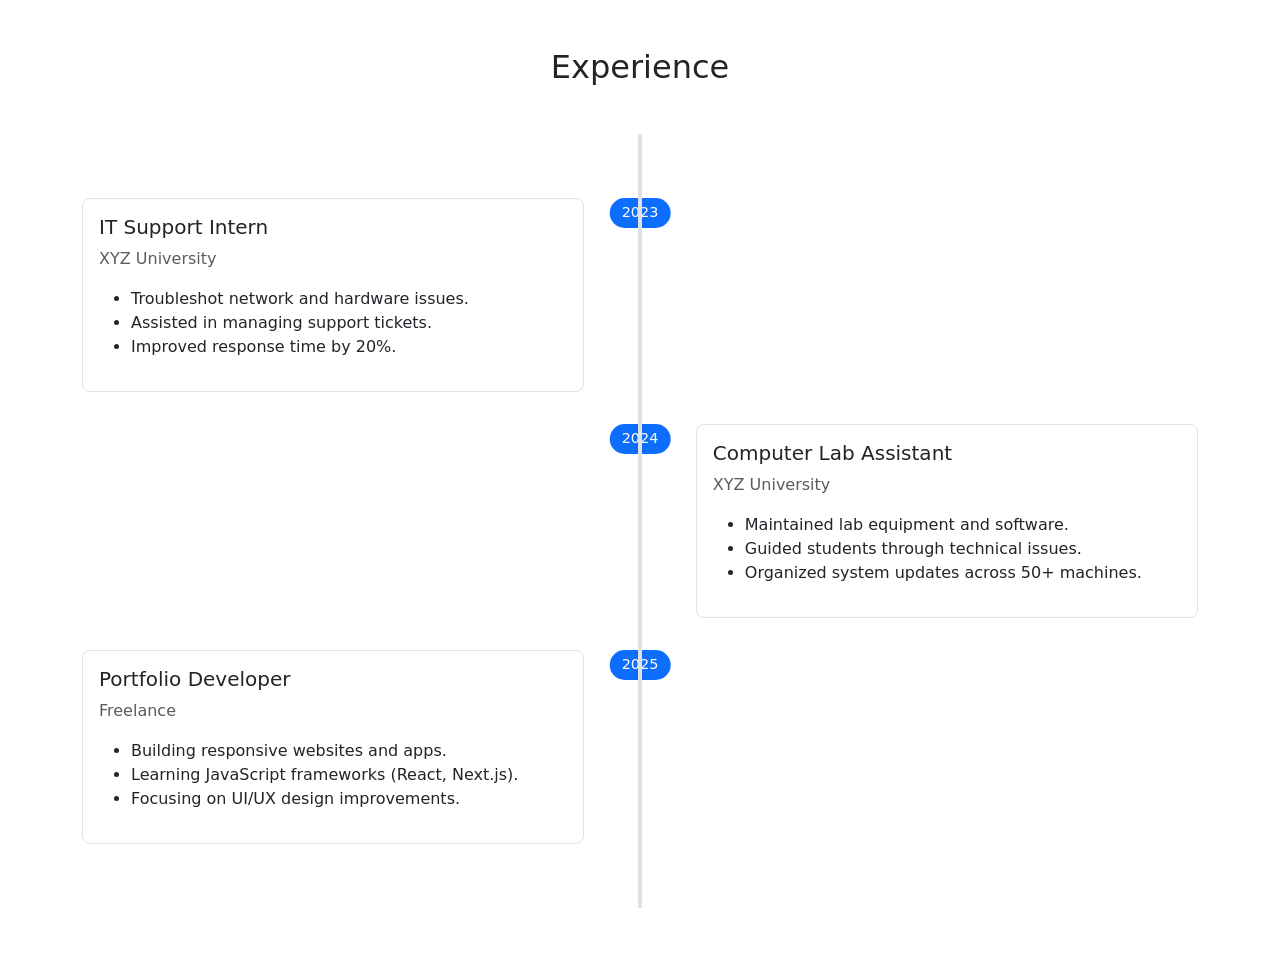
<file: timeline_example.html>
<!DOCTYPE html>
<html lang="en">
<head>
  <meta charset="UTF-8">
  <meta name="viewport" content="width=device-width, initial-scale=1">
  <title>Experience Timeline</title>
  <link href="https://cdn.jsdelivr.net/npm/bootstrap@5.3.3/dist/css/bootstrap.min.css" rel="stylesheet">
  <style>
    .timeline {
      position: relative;
      padding: 2rem 0;
    }
    .timeline::after {
      content: '';
      position: absolute;
      width: 4px;
      background-color: #dee2e6;
      top: 0;
      bottom: 0;
      left: 50%;
      margin-left: -2px;
    }
    .timeline-item {
      position: relative;
      margin: 2rem 0;
    }
    .timeline-item-left, .timeline-item-right {
      padding: 1rem;
      background: #ffffff;
      border: 1px solid #dee2e6;
      border-radius: 0.5rem;
      position: relative;
      width: 45%;
    }
    .timeline-item-left {
      left: 0;
    }
    .timeline-item-right {
      left: 55%;
    }
    .timeline-date {
      position: absolute;
      top: 0;
      left: 50%;
      transform: translateX(-50%);
      background: #0d6efd;
      color: white;
      padding: 0.25rem 0.75rem;
      border-radius: 2rem;
      font-size: 0.9rem;
    }
    @media (max-width: 768px) {
      .timeline::after {
        left: 8px;
      }
      .timeline-item-left, .timeline-item-right {
        width: 100%;
        left: 20px;
      }
      .timeline-item-right {
        left: 20px;
      }
      .timeline-date {
        left: 20px;
        transform: translateX(0);
      }
    }
  </style>
</head>
<body>

<div class="container py-5">
  <h2 class="text-center mb-5">Experience</h2>

  <div class="timeline">
    <!-- Item 1 -->
    <div class="timeline-item">
      <div class="timeline-date">2023</div>
      <div class="timeline-item-left">
        <h5>IT Support Intern</h5>
        <p class="text-muted">XYZ University</p>
        <ul>
          <li>Troubleshot network and hardware issues.</li>
          <li>Assisted in managing support tickets.</li>
          <li>Improved response time by 20%.</li>
        </ul>
      </div>
    </div>

    <!-- Item 2 -->
    <div class="timeline-item">
      <div class="timeline-date">2024</div>
      <div class="timeline-item-right">
        <h5>Computer Lab Assistant</h5>
        <p class="text-muted">XYZ University</p>
        <ul>
          <li>Maintained lab equipment and software.</li>
          <li>Guided students through technical issues.</li>
          <li>Organized system updates across 50+ machines.</li>
        </ul>
      </div>
    </div>

    <!-- Item 3 -->
    <div class="timeline-item">
      <div class="timeline-date">2025</div>
      <div class="timeline-item-left">
        <h5>Portfolio Developer</h5>
        <p class="text-muted">Freelance</p>
        <ul>
          <li>Building responsive websites and apps.</li>
          <li>Learning JavaScript frameworks (React, Next.js).</li>
          <li>Focusing on UI/UX design improvements.</li>
        </ul>
      </div>
    </div>

  </div>
</div>

<script src="https://cdn.jsdelivr.net/npm/bootstrap@5.3.3/dist/js/bootstrap.bundle.min.js"></script>
</body>
</html>
</file>
<file: styles.css>
/* Smooth scroll behavior */
html {
    scroll-behavior: smooth;
}

/* Fade-in animation for page load */
body {
    animation: fadeIn 0.6s ease-in;
}

@keyframes fadeIn {
    from {
        opacity: 0;
    }
    to {
        opacity: 1;
    }
}

.navbar-toggler{
background-color: aliceblue;
}

/* Navbar animations */
.navbar {
    transition: all 0.3s ease;
}

.nav-link {
    position: relative;
    transition: color 0.3s ease;
}

.nav-link::after {
    content: '';
    position: absolute;
    width: 0;
    height: 2px;
    bottom: 0;
    left: 50%;
    background-color: #000;
    transition: all 0.3s ease;
    transform: translateX(-50%);
}

.nav-link:hover::after {
    width: 80%;
}



.c1,.col1{
    display: flex;
    flex-direction: column;
    justify-content: center;
    align-items: center;
    padding: 20%;
    animation: slideInLeft 0.8s ease-out;
}

@keyframes slideInLeft {
    from {
        opacity: 0;
        transform: translateX(-50px);
    }
    to {
        opacity: 1;
        transform: translateX(0);
    }
}

.c2,.col2{
    display: flex;
    flex-direction: row;
    justify-content: center;
    align-items: center;
    padding: 20%;
    animation: slideInRight 0.8s ease-out;
}

@keyframes slideInRight {
    from {
        opacity: 0;
        transform: translateX(50px);
    }
    to {
        opacity: 1;
        transform: translateX(0);
    }
}

.title{
    font-size:  4vw;
    animation: fadeInUp 1s ease-out 0.2s both;
}

@keyframes fadeInUp {
    from {
        opacity: 0;
        transform: translateY(30px);
    }
    to {
        opacity: 1;
        transform: translateY(0);
    }
}

.personal_title{
    font-size: 2vw;
    animation: fadeInUp 1s ease-out 0.4s both;
}


.bi-facebook{
    width: 5vw;
    height: 3;
    margin-top: 1rem;
}


.c1> .btn-dark{
    width: 10em;
    margin: 10px 0px 0px 0px;
    transition: all 0.3s ease;
    animation: fadeInUp 1s ease-out 0.6s both;
}

.c1> .btn-dark:hover {
    transform: translateY(-3px);
    box-shadow: 0 5px 15px rgba(0, 0, 0, 0.3);
}

.last-name{
    color: yellow;
    font-style: italic;
    display: inline-block;
    animation: glow 2s ease-in-out infinite alternate;
}

@keyframes glow {
    from {
        text-shadow: 0 0 5px #fff, 0 0 10px #fff, 0 0 15px #ffff00;
    }
    to {
        text-shadow: 0 0 10px #fff, 0 0 20px #fff, 0 0 30px #ffff00;
    }
}

.personal_title1{
    color: #ff0000;
    font-style: italic;
}



/* .row{
    background-image: url(./images/bg1.jpg);
    background-repeat: no-repeat;
    background-size: cover;

} */

/*skills.html*/
section{
    background-image: url(./images/bg1.jpg);
    background-repeat: no-repeat;
    background-size: cover;
}

/* About Me section animations */
.txt {
  animation: fadeInUp 0.8s ease-out;
}

.txt h1 {
  animation: fadeInUp 1s ease-out 0.2s both;
}

.txt p {
  animation: fadeInUp 1s ease-out 0.4s both;
}

/* make the wrapper fill the screen */
.main {
    display: flex !important;
    flex-direction: column !important;
    min-height: 100vh !important;
    margin: 0;
    padding: 0;
  }
  
  /* each section is exactly half the viewport */
  .icons-grid,
  .icons-grid2 {
    flex: 1 1 50vh !important;     /* grow/shrink to exactly 50vh */
    display: flex !important;
    flex-direction: column;
    justify-content: center;       /* center the inner .container vertically */
    padding: 3vh 0;                /* vertical padding relative to viewport */
  }
  
  /* shrink the extra Bootstrap padding, let our vh padding do the work */
  .icons-grid .container,
  .icons-grid2 .container {
    padding-top: 0 !important;
    padding-bottom: 0 !important;
  }
  

  /* 1) Make each grid item wrap in a slightly bigger "card" */
.icons-grid .row .col,
.icons-grid2 .row .col {
  padding: 1rem;          /* more space around each item */
  transition: transform 0.3s ease;
  animation: fadeInUp 0.6s ease-out both;
}

.icons-grid .row .col:nth-child(1) { animation-delay: 0.1s; }
.icons-grid .row .col:nth-child(2) { animation-delay: 0.2s; }
.icons-grid .row .col:nth-child(3) { animation-delay: 0.3s; }
.icons-grid .row .col:nth-child(4) { animation-delay: 0.4s; }
.icons-grid .row .col:nth-child(5) { animation-delay: 0.5s; }
.icons-grid .row .col:nth-child(6) { animation-delay: 0.6s; }
.icons-grid .row .col:nth-child(7) { animation-delay: 0.7s; }

.icons-grid2 .row .col:nth-child(1) { animation-delay: 0.1s; }
.icons-grid2 .row .col:nth-child(2) { animation-delay: 0.2s; }
.icons-grid2 .row .col:nth-child(3) { animation-delay: 0.3s; }
.icons-grid2 .row .col:nth-child(4) { animation-delay: 0.4s; }

.icons-grid .row .col:hover,
.icons-grid2 .row .col:hover {
  transform: translateY(-5px);
}

/* 2) Enlarge the icons */
.icons-grid .row .col img,
.icons-grid2 .row .col img {
  width: 25% !important;  /* up from 15% */
  height: auto !important;
  transition: transform 0.3s ease, filter 0.3s ease;
}

.icons-grid .row .col img:hover,
.icons-grid2 .row .col img:hover {
  transform: scale(1.15) rotate(5deg);
  filter: brightness(1.2);
}

/* Portfolio image animation */
.c2 img, .col2 img {
  transition: transform 0.4s ease;
}

.c2 img:hover, .col2 img:hover {
  transform: scale(1.05);
}

/* 3) Bump up the headings */
.icons-grid .row .col h3,
.icons-grid2 .row .col h3 {
  font-size: 1.25rem;     /* up from fs-4 (~1.125rem) */
}

/* 4) Bump up the description text */
.icons-grid .row .col p,
.icons-grid2 .row .col p {
  font-size: 1rem;        /* increase body copy */
  margin-top: 0.25rem;
  margin-bottom: 0;
}

/* 5) (Optional) Increase gap between columns & rows */
.icons-grid .row,
.icons-grid2 .row {
  gap: 2rem;              /* instead of default g-4 (~1.5rem) */
}



/*experience.html*/

/* Footer social icons animation */
footer .nav a {
  transition: transform 0.3s ease, color 0.3s ease;
  display: inline-block;
}

footer .nav a:hover {
  transform: translateY(-3px) scale(1.2);
}

footer .nav a svg {
  transition: fill 0.3s ease;
}

.timeline {
  position: relative;
  padding: 2rem 0;
}
.timeline::after {
  content: '';
  position: absolute;
  width: 4px;
  background-color: #dee2e6;
  top: 0;
  bottom: 0;
  left: 50%;
  margin-left: -2px;
}
.timeline-item {
  position: relative;
  margin: 2rem 0;
  animation: fadeInUp 0.6s ease-out both;
}

.timeline-item:nth-child(1) { animation-delay: 0.1s; }
.timeline-item:nth-child(2) { animation-delay: 0.2s; }
.timeline-item:nth-child(3) { animation-delay: 0.3s; }
.timeline-item:nth-child(4) { animation-delay: 0.4s; }
.timeline-item:nth-child(5) { animation-delay: 0.5s; }

.timeline-item-left, .timeline-item-right {
  padding: 1rem;
  background: #ffffff;
  border: 1px solid #dee2e6;
  border-radius: 0.5rem;
  position: relative;
  width: 45%;
  transition: transform 0.3s ease, box-shadow 0.3s ease;
}

.timeline-item-left:hover, .timeline-item-right:hover {
  transform: scale(1.02);
  box-shadow: 0 5px 15px rgba(0, 0, 0, 0.1);
}
.timeline-item-left {
  left: 0;
}
.timeline-item-right {
  left: 55%;
}
.timeline-date {
  position: absolute;
  top: 0;
  left: 50%;
  transform: translateX(-50%);
  background: #0d6efd;
  color: white;
  padding: 0.25rem 0.75rem;
  border-radius: 2rem;
  font-size: 0.9rem;
}








@media screen and (max-width: 600px) {
    .title {
      font-size: 6vw;
    }

    .personal_title{
        font-size: 8vw;
    }
   .col1>.txt{
    border-top: black 3px;
   }
  }

  
@media (max-width: 768px) {
  .timeline::after {
    left: 8px;
  }
  .timeline-item-left, .timeline-item-right {
    width: 100%;
    left: 20px;
  }
  .timeline-item-right {
    left: 20px;
  }
  .timeline-date {
    left: 20px;
    transform: translateX(0);
  }
}


  @media screen and (max-width: 1180px) {
    .title{
      font-size:8vw;
    }

    .personal_title{
        font-size:5vw;
    }

    
  }
</file>
